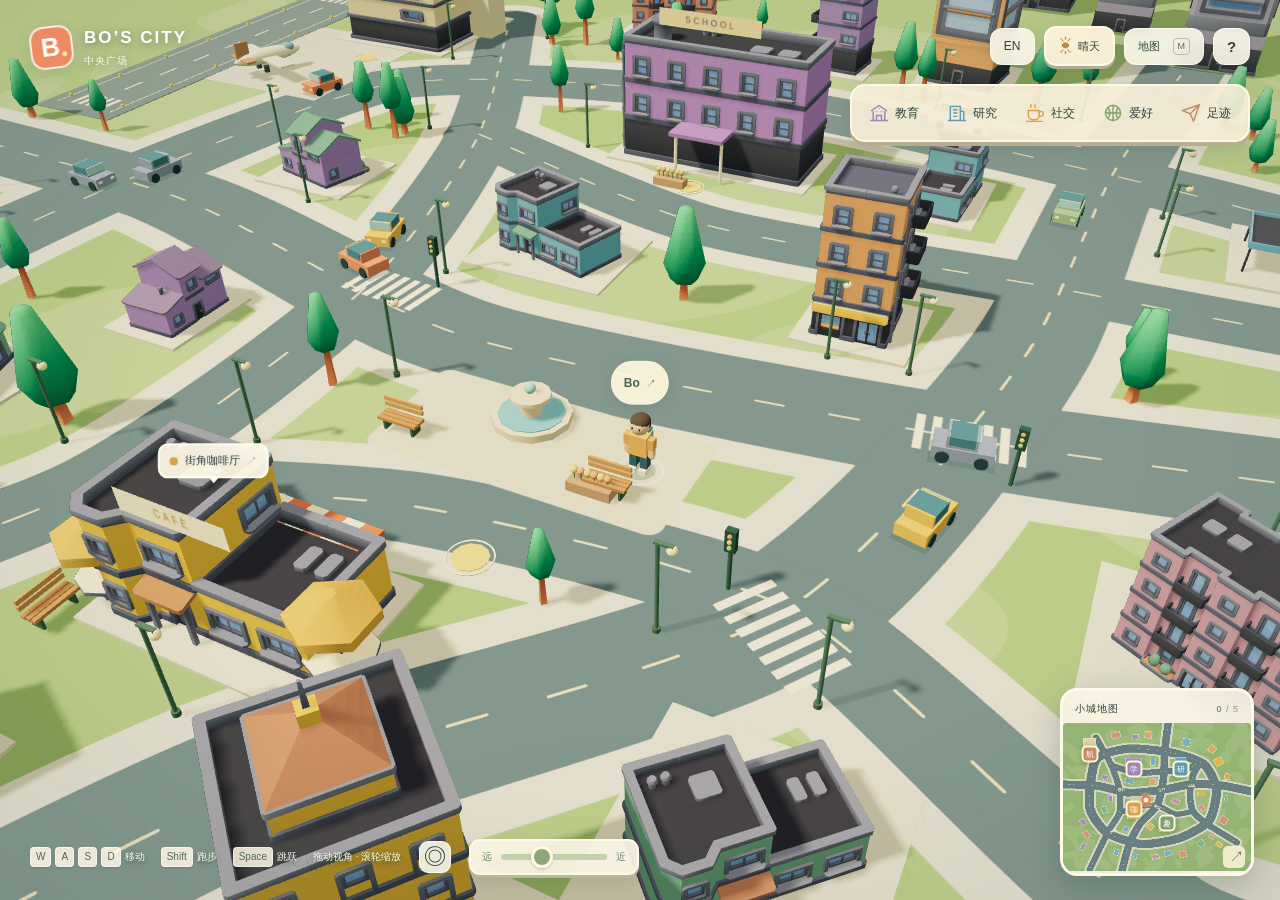
<file: index.html>
<!doctype html>
<html lang="zh-CN">
<head>
<meta charset="utf-8"><meta name="viewport" content="width=device-width,initial-scale=1,viewport-fit=cover"><meta name="theme-color" content="#8fb6b3"><meta name="description" content="走进胡博的 3D 城市，自由漫游，在学校、研究所、咖啡厅和运动场发现他的故事。"><title>Bo’s City · 胡博的城市</title><link rel="icon" href="[data-uri]" type="image/svg+xml"><link rel="stylesheet" href="./city-assets/style.c4016081dfd3.css">
<link rel="preload" href="./city-assets/models.c070656b8720.pack" as="fetch" crossorigin="anonymous"><script>window.__CITY_PACK_URL="./city-assets/models.c070656b8720.pack";window.__CITY_AIRPORT_URL="./city-assets/airport.ddfe218fdd6a.html";</script>
<!-- Three.js: MIT. Kenney models: CC0. Full notices: city-assets/LICENSES.txt -->
</head>
<body>
<div id="app">
<main id="world" aria-label="自由探索胡博的 3D 城市">
<canvas id="scene" tabindex="0" aria-label="3D 城市。WASD 或方向键移动，Shift 跑步，空格跳跃，靠近地点后点击互动按钮，或按 E 互动。"></canvas>
<div class="vignette" aria-hidden="true"></div>
<button id="character-about" class="character-about" aria-label="点击人物，认识胡博" hidden>Bo <span>↗</span></button>
<div id="labels" aria-label="附近地点"></div>
<div id="travel-status" class="travel-status" role="status" aria-live="polite"></div>
<button id="interact" class="interact" hidden><kbd aria-hidden="true">E</kbd><span id="interact-label">进入地点</span><strong class="interact-touch">点击互动</strong><span class="interact-arrow" aria-hidden="true">↗</span></button>
<div id="joystick" aria-label="拖动摇杆移动人物" role="group"><div id="joystick-knob"></div></div>
<button id="mobile-run" class="mobile-run" aria-label="切换跑步" aria-pressed="false">跑</button>
<div class="loading" id="loading"><div class="loading-city"><i></i><i></i><i></i><i></i><i></i></div><strong>下一站，你的好奇心。</strong><span id="loading-text">正在走进 Bo’s City…</span><div class="loader-track"><i id="loading-bar"></i></div></div>
</main>
<header class="game-header"><button id="home" class="brand" aria-label="回到中央广场"><span class="brand-mark">B<span>•</span></span><span>BO’S CITY<small id="location-name">中央广场</small></span></button><div class="game-actions"><button id="language-toggle" data-i18n-skip aria-label="Switch to English" lang="en">EN</button><button id="weather-button" aria-label="小城天气" aria-haspopup="dialog"><span class="weather-icon" aria-hidden="true">☀</span><span class="weather-label">晴天</span></button><button id="map-button" aria-label="打开城市地图">地图 <kbd>M</kbd></button><button id="help-button" aria-label="操作指南">?</button></div></header>
<nav id="quick-nav" aria-label="快速浏览个人内容"></nav>
<div class="game-bottom"><div class="controls-hint"><span><kbd>W</kbd><kbd>A</kbd><kbd>S</kbd><kbd>D</kbd> 移动</span><span><kbd>Shift</kbd> 跑步</span><span><kbd>Space</kbd> 跳跃</span><span>拖动视角 · 滚轮缩放</span></div><button class="camera-reset" id="reset-camera" aria-label="镜头回到人物">◎</button><label class="city-zoom" for="city-zoom"><span>远</span><input id="city-zoom" type="range" min="65" max="165" step="1" value="100" aria-label="城市视角缩放"><span>近</span></label></div>
<div class="minimap-shell" id="minimap-shell"><div class="minimap-heading"><span>小城地图</span><small><b id="explored-count">0</b> / <span id="destination-count">5</span></small></div><div id="minimap" aria-label="城市小地图"><canvas id="map-canvas" width="480" height="400"></canvas><div id="map-pins"></div><span id="player-pin"></span></div><button class="map-expand" id="expand-map" aria-label="展开地图">↗</button></div>
<aside id="map-menu" hidden aria-label="城市目的地"><div class="map-menu-top"><span>直接查看 · 或走过去</span><button id="close-map" aria-label="关闭地图">×</button></div><nav id="places" aria-label="目的地"></nav><button id="about-button" class="map-about">关于胡博 <span>↗</span></button></aside>
</div>
<dialog id="details" aria-labelledby="panel-title"><div class="panel-top"><span id="panel-eyebrow"></span><button id="close-panel" aria-label="关闭详情">×</button></div><nav id="panel-nav" aria-label="切换个人内容" hidden></nav><div id="panel-content"></div><div class="panel-footer"><button id="credits-button">小城手记</button><button id="back-to-town">回到小城 <span aria-hidden="true">↗</span></button></div></dialog>
<dialog id="airport-dialog" aria-label="远行机场 · 人生足迹"><button id="close-airport" aria-label="关闭地图，回到小城">回到小城 ↗</button><div id="airport-mount"></div></dialog>
<noscript><div class="no-js">请开启 JavaScript 来探索城市，或访问 <a href="https://stackerbo.github.io/classic.html">胡博的文字主页</a>。</div></noscript>
<script type="module" src="./city-assets/runtime.60d978e9518b.js"></script>
</body></html>
</file>
<file: city-assets/style.c4016081dfd3.css>
:root{--paper:#f6f4ec;--ink:#2e423c;--muted:#7d8980;--accent:#ed775c;--line:#e0e3d7;font-family:Arial,"PingFang SC","Microsoft YaHei",sans-serif;color:var(--ink);background:#a5c6c3;font-synthesis:none}
*{box-sizing:border-box}[hidden]{display:none!important}body{margin:0;overflow:hidden}button,a{-webkit-tap-highlight-color:transparent}button{font:inherit;cursor:pointer;color:inherit;border:0;background:none;touch-action:manipulation}a{color:inherit}button:focus-visible,a:focus-visible{outline:3px solid #ffd48a;outline-offset:4px}button:hover{filter:brightness(1.07)}svg{display:block}#app{height:100dvh;position:relative;overflow:hidden}#world{position:absolute;inset:0}#scene{width:100%;height:100%;display:block;outline:none;touch-action:none;cursor:grab}#scene:active{cursor:grabbing}.vignette{position:absolute;inset:0;background:radial-gradient(ellipse at center,transparent 55%,#24423b18 100%);pointer-events:none}.game-header{position:absolute;top:26px;left:30px;right:30px;display:flex;justify-content:space-between;align-items:flex-start;pointer-events:none;z-index:5}.game-header>*{pointer-events:auto}.brand{display:flex;align-items:center;gap:11px;color:white;text-shadow:0 2px 8px #233d4480;text-align:left;letter-spacing:2px;font-size:17px;font-weight:800;padding:0}.brand-mark{height:43px;width:43px;display:grid;place-content:center;font-size:26px;font-weight:900;background:#ec8b61;border:2px solid #ffffffd0;border-radius:14px;box-shadow:0 5px 15px #36574a25;text-shadow:none;transform:rotate(-7deg);position:relative}.brand-mark>span{position:absolute;font-size:18px;right:2px;bottom:1px;color:#ffe1aa}.brand small{display:block;font-size:10px;letter-spacing:1px;font-weight:400;margin-top:6px;color:#f6fff0}.game-actions{display:flex;align-items:center;gap:9px}.game-actions button,.camera-reset{display:flex;align-items:center;justify-content:center;gap:13px;background:#faf8e9e8;border:1px solid #ffffffbc;box-shadow:0 5px 16px #2e4a4b22;border-radius:12px;font-size:11px;height:37px;padding:0 13px;backdrop-filter:blur(8px)}.game-actions button:last-child{width:37px;font-weight:bold;font-size:15px;padding:0}.sun-icon{color:#fff0b5;font-size:27px;text-shadow:0 0 15px #ffc46a80;margin-right:8px}kbd{display:inline-block;border:1px solid #ffffff88;min-width:19px;text-align:center;padding:4px 5px;border-radius:4px;font:10px Arial;line-height:1;background:#fff8e6d9;color:#526954;text-shadow:none}.game-actions kbd{font-size:9px;border-color:#b6bfaa;padding:3px 4px;min-width:17px;background:none}.game-bottom{position:absolute;left:30px;bottom:25px;display:flex;gap:18px;align-items:center;pointer-events:none}.game-bottom>*{pointer-events:auto}.controls-hint{display:flex;gap:16px;align-items:center;color:#fffdf0;text-shadow:0 2px 5px #244539c0;font-size:10px}.controls-hint>span{display:flex;align-items:center;gap:4px}.controls-hint kbd{box-shadow:0 1px 2px #0002}.camera-reset{height:32px;width:32px;font-size:22px;padding:0;border-radius:9px}.minimap-shell{position:absolute;bottom:24px;right:26px;width:194px;height:188px;background:#faf5e6ec;border:3px solid #fff9e9;border-radius:17px;box-shadow:0 10px 30px #24473440;overflow:hidden;z-index:4;backdrop-filter:blur(8px)}.minimap-heading{display:flex;justify-content:space-between;align-items:center;padding:11px 12px 7px;font-size:10px;letter-spacing:1px}.minimap-heading small{font-size:9px;color:#8b9c82;letter-spacing:1px}.minimap-heading b{color:#52775c;font-weight:500}#minimap{position:relative;width:100%;height:148px;overflow:hidden;background:#a3bc82;border-radius:4px}#map-canvas{width:100%;height:100%;display:block;opacity:.92}.map-pin{position:absolute;left:0;top:0;width:17px;height:17px;padding:0;border:2px solid #fff7da;background:var(--color);color:white;border-radius:5px;box-shadow:0 1px 5px #29442c50;transform:translate(-50%,-50%);font-size:8px;font-weight:bold}.map-pin:hover{scale:1.3}.map-pin.visited:after{content:"";position:absolute;right:-4px;top:-4px;width:5px;height:5px;background:#fbe8a6;border:1px solid #749f6e;border-radius:50%}#player-pin{position:absolute;width:9px;height:9px;border-radius:50%;background:#fff8e7;border:2px solid #e5754d;box-shadow:0 0 0 3px #f1ad6670;transform:translate(-50%,-50%);pointer-events:none}.map-expand{position:absolute;right:6px;bottom:5px;font-size:15px;color:#54745b;background:#fff4d9d9;height:22px;width:22px;border-radius:5px}#map-menu{position:absolute;bottom:225px;right:26px;width:260px;padding:13px;background:#fff9eaeF;border:2px solid #fffaed;border-radius:16px;z-index:6;box-shadow:0 9px 30px #35543b30;backdrop-filter:blur(12px)}.map-menu-top{display:flex;align-items:center;justify-content:space-between;font-size:12px;padding:0 3px 10px}.map-menu-top button{font-size:24px;line-height:1}.place-button{display:flex;width:100%;gap:12px;align-items:center;text-align:left;padding:11px 8px;border-radius:9px}.place-button:hover,.place-button.active{background:#e8eedc}.place-icon{display:grid;place-items:center;width:34px;height:34px;border-radius:9px;background:var(--tint);color:var(--color)}.place-icon svg{width:23px;height:23px;stroke:currentColor;fill:none;stroke-width:1.6;stroke-linecap:round;stroke-linejoin:round}.place-button strong{font-size:12px;display:block;font-weight:500}.place-button small{display:block;font-size:9px;color:#92a086;margin-top:4px}.map-about{margin-top:9px;border-top:1px solid #dce3cc;padding:13px 8px 2px;font-size:11px;display:flex;justify-content:space-between;width:100%}.map-label{position:absolute;left:0;top:0;transform:translate(-50%,-100%);display:flex;align-items:center;gap:7px;background:#fff9e8ee;padding:8px 10px;border:2px solid #fffdf1;border-radius:10px;box-shadow:0 4px 14px #264b3d25;white-space:nowrap;font-size:11px;will-change:transform}.map-label:after{content:"";position:absolute;bottom:-7px;left:50%;border-width:6px 5px 0;border-style:solid;border-color:#fff9e8 transparent transparent;transform:translateX(-50%)}.label-dot{width:8px;height:8px;border-radius:3px;background:var(--color)}.label-arrow{font-size:10px;color:#98a28c}.travel-status{position:absolute;top:27px;left:50%;transform:translateX(-50%);border-radius:10px;background:#2e4c3fd9;border:1px solid #ffffff30;backdrop-filter:blur(8px);color:#fff8e1;padding:11px 17px;font-size:11px;letter-spacing:.4px;opacity:0;transition:opacity .25s;pointer-events:none;z-index:4}.travel-status.visible{opacity:1}.interact{position:absolute;bottom:75px;left:50%;transform:translateX(-50%);display:flex;align-items:center;gap:11px;background:#fff4ddeb;border:2px solid #fffaf1;box-shadow:0 6px 25px #29463440;padding:13px 18px;border-radius:13px;font-size:13px;z-index:5}.interact kbd{background:#46644b;color:#fff5d8;font-size:13px;padding:7px 9px;border:0;border-radius:6px}.interact>span:last-child{margin-left:8px}.interact-touch{display:none}.loading{position:absolute;inset:0;display:flex;justify-content:center;align-items:center;flex-direction:column;background:#dce7ce;z-index:10;gap:18px;transition:opacity .6s}.loading.ready{opacity:0;pointer-events:none}.loading strong{font-size:21px;letter-spacing:2px;font-weight:500}.loading>span{font-size:11px;color:#7d9179}.loading-city{display:flex;gap:5px;align-items:flex-end;height:75px;margin-bottom:10px}.loading-city i{width:25px;height:42px;background:#82aab1;border:3px solid #e2edde;border-radius:4px 4px 0 0;animation:float 1.4s ease-in-out infinite}.loading-city i:nth-child(2){height:60px;background:#b295bd;animation-delay:.2s}.loading-city i:nth-child(3){height:74px;background:#88acbd;animation-delay:.4s}.loading-city i:nth-child(4){height:45px;background:#e1b86e;animation-delay:.6s}.loading-city i:nth-child(5){height:56px;background:#d99878;animation-delay:.8s}.loader-track{height:3px;width:180px;background:#c3d1b8;border-radius:4px;overflow:hidden;margin-top:10px}.loader-track i{display:block;height:100%;background:#df9b6b;width:5%;transition:width .3s}@keyframes float{50%{transform:translateY(-6px)}}#joystick,.mobile-run{display:none}.fallback-link{padding:12px;border-radius:7px;background:#edf2e0;font-size:12px;text-decoration:none}
dialog{position:fixed;inset:18px 18px 18px auto;width:460px;max-width:calc(100vw - 36px);height:calc(100dvh - 36px);max-height:none;margin:0;border:1px solid #e6e6da;border-radius:20px;padding:0;background:#fffdf6;color:var(--ink);box-shadow:-18px 0 80px #213e3425;overflow:hidden;flex-direction:column;opacity:0;transform:translateX(35px);transition:opacity .25s,transform .35s}dialog[open]{display:flex}dialog.visible{opacity:1;transform:translateX(0)}dialog::backdrop{background:#233f3225;backdrop-filter:blur(2px)}.panel-top{display:flex;align-items:center;justify-content:space-between;padding:24px 28px 14px;border-bottom:1px solid #efeee3;flex-shrink:0}.panel-top>span{font-size:9px;letter-spacing:2px;color:#95a18a}.panel-top button{height:30px;width:30px;background:#f1f2e8;border-radius:50%;font-size:23px;line-height:1}#panel-content{padding:30px 30px 22px;overflow:auto;overscroll-behavior:contain;flex:1}#panel-content h2{font-size:30px;letter-spacing:-.5px;margin:0 0 9px}#panel-content .subtitle{color:#9ba38f;letter-spacing:2px;font-size:10px;margin-bottom:23px}#panel-content .lead{font-size:13px;line-height:1.95;color:#7c887a;margin-bottom:28px}#panel-content h3{font-size:15px;margin:30px 0 16px}#panel-content h4{font-size:13px;margin:6px 0 10px;line-height:1.65}#panel-content p{font-size:12px;line-height:1.9;color:#748270}#panel-content .date{font-size:10px;color:#bb8a5d;letter-spacing:.7px}.entry{border-left:2px solid #e1e5d6;padding:0 0 25px 19px;position:relative}.entry:before{content:"";position:absolute;width:8px;height:8px;border-radius:50%;background:#9eb28c;left:-5px;top:1px;box-shadow:0 0 0 4px #fffdf6}.entry:last-child{padding-bottom:0}.entry .degree{font-size:12px;margin:8px 0;color:#657760}.entry .entry-note{font-size:11px;margin-top:8px}.award{padding:11px 0;border-bottom:1px solid #efeee3;display:flex;gap:16px;font-size:11px;line-height:1.7}.award span{color:#a5ac97;font-size:10px;min-width:35px}.publication{padding:18px 0;border-bottom:1px solid #e7eadd}.publication:first-of-type{padding-top:0}.publication a{font-size:13px;line-height:1.65;text-decoration:none;font-weight:600;display:block}.publication a:hover{text-decoration:underline;text-underline-offset:4px}.publication small{font-size:9px;color:#9ba58f;display:block;margin-top:9px}.publication p{margin-bottom:0;font-size:11px!important}.pills{display:flex;gap:6px;flex-wrap:wrap}.pills span{font-size:10px;padding:6px 9px;background:#eef1e5;border-radius:5px;color:#788c6d}.social-link{display:flex;align-items:center;justify-content:space-between;padding:18px 0;border-bottom:1px solid #e5e9dc;text-decoration:none;gap:16px}.social-link>span:first-child{display:grid;place-items:center;width:38px;height:38px;border:1px solid #dce3d1;border-radius:11px;font-size:13px;color:#708864}.social-link>div{flex:1}.social-link strong{font-size:13px;display:block}.social-link small{font-size:10px;display:block;color:#97a08e;margin-top:6px;overflow-wrap:anywhere}.social-link:hover strong{color:#e67c5d}.copy-email{margin-top:22px;padding:12px 15px;border:1px solid #dce3d1;border-radius:8px;font-size:11px;width:100%;display:flex;justify-content:space-between}.hobby{padding:19px 0;border-bottom:1px solid #e5e9dc}.hobby-icon{font-size:30px;color:#df9876;float:right;margin:0 0 10px 15px}.hobby h3{margin:0!important}.panel-footer{padding:18px 28px;display:flex;align-items:center;justify-content:space-between;border-top:1px solid #e7e9dc;flex-shrink:0;background:#f6f7ee}.panel-footer>span{font-size:9px;color:#9aa38d}.panel-footer button{font-size:11px}.panel-footer button span{margin-left:12px}.panel-links{font-size:11px;line-height:2.3}.panel-links a{text-underline-offset:4px}.help-row{display:flex;justify-content:space-between;padding:14px 0;border-bottom:1px solid #e5e9dc;font-size:12px}.help-row span:last-child{color:#8c9b81;font-size:11px}.no-js{position:fixed;inset:0;background:var(--paper);z-index:99;display:grid;place-content:center;padding:30px;line-height:2}#joystick{display:none}.fallback-link{padding:12px;background:#e3eadb;border-radius:7px;text-decoration:none;font-size:12px}

.panel-footer>button:first-child{font-size:9px;color:#95a18a}dialog::backdrop{background:#233f321a;backdrop-filter:blur(1px)}
@media(max-width:800px),(pointer:coarse){.game-header{top:18px;left:18px;right:18px}.brand{font-size:13px;letter-spacing:1px;gap:8px}.brand-mark{width:35px;height:35px;border-radius:11px;font-size:22px}.brand small{font-size:9px;margin-top:5px}.game-actions{gap:7px}.game-actions button{height:33px;font-size:10px;padding:0 10px}.game-actions button:last-child{height:33px;width:33px}.sun-icon{display:none}.game-actions kbd{display:none}.game-bottom{left:20px;bottom:20px}.controls-hint{display:none}.camera-reset{width:30px;height:30px}.minimap-shell{width:139px;height:139px;right:16px;bottom:18px;border-width:2px;border-radius:12px}.minimap-heading{padding:7px 8px 5px;font-size:9px}#minimap{height:108px}.map-pin{height:15px;width:15px;font-size:7px}.map-expand{height:20px;width:20px}.travel-status{top:76px;max-width:90%;font-size:10px;padding:9px 12px;white-space:nowrap}.map-label{font-size:9px;padding:6px 8px;border-radius:8px;gap:5px}.label-dot{width:6px;height:6px}.label-arrow{display:none}#joystick{display:block;position:absolute;bottom:70px;left:24px;width:104px;height:104px;border-radius:50%;border:2px solid #fff6de80;background:#49684d30;box-shadow:inset 0 0 20px #fff3da15;backdrop-filter:blur(2px);touch-action:none;z-index:4}#joystick-knob{position:absolute;top:32px;left:32px;width:36px;height:36px;border:2px solid #fff8e6c0;border-radius:50%;background:#fff3d794;box-shadow:0 3px 10px #34553c30;pointer-events:none}.mobile-run{display:block;position:absolute;bottom:189px;left:56px;height:36px;width:36px;border-radius:50%;background:#fff2d3a0;border:1px solid #fff8dcad;font-size:12px;z-index:4}.mobile-run[aria-pressed=true]{background:#eeb274;color:white}.interact{bottom:calc(240px + env(safe-area-inset-bottom));left:50%;right:auto;transform:translateX(-50%);width:max-content;max-width:calc(100% - 32px);min-height:52px;font-size:12px;padding:11px 14px;border-radius:13px;gap:12px}.interact-touch{display:block;flex-shrink:0;background:#46644b;color:#fff5d8;font-size:12px;font-weight:600;padding:9px 12px;border-radius:8px}.interact-arrow{display:none}.interact kbd{display:none}.interact>span:last-child{margin-left:0}#map-menu{bottom:171px;right:16px;width:233px}dialog{inset:auto 0 0;width:100%;max-width:none;height:78dvh;border-radius:22px 22px 0 0;transform:translateY(30px)}dialog.visible{transform:translateY(0)}.panel-top{padding:17px 23px 13px}#panel-content{padding:23px}#panel-content h2{font-size:27px}.panel-footer{padding:17px 23px}.loading strong{font-size:18px}}
@media(max-height:500px) and (max-width:800px),(max-height:500px) and (pointer:coarse){.interact{bottom:calc(16px + env(safe-area-inset-bottom));max-width:44vw;font-size:11px;gap:8px;padding:8px 10px}.interact-touch{padding:8px}}
@media(prefers-reduced-motion:reduce){*,*:before,*:after{animation:none!important;transition:none!important}}

/* Landmark cards: the same warm, tactile palette as the playable city. */
dialog{--district:#87a38b;--district-soft:#e3ebd6;--district-edge:#c2cfae;--district-deep:#496d56;inset:32px 28px 32px auto;width:480px;max-width:calc(100vw - 48px);height:calc(100dvh - 64px);max-height:820px;border:4px solid #fff8e4;border-radius:25px;outline:1px solid var(--district-edge);background:#f6edd8;box-shadow:0 7px 0 #baa783,0 20px 55px #29493640;transform:translateX(24px);transition:opacity .22s,transform .28s cubic-bezier(.2,.8,.2,1);font-family:"Trebuchet MS","PingFang SC","Microsoft YaHei",sans-serif}
dialog[data-district=school]{--district:#a18ab8;--district-soft:#e9dfee;--district-edge:#cfc0d6;--district-deep:#6d577f}
dialog[data-district=lab]{--district:#79aebe;--district-soft:#dcebee;--district-edge:#b5ced0;--district-deep:#3e7181}
dialog[data-district=cafe]{--district:#d6ae62;--district-soft:#f2e3bf;--district-edge:#ddc79a;--district-deep:#87672e}
dialog[data-district=park]{--district:#8eab75;--district-soft:#e2ebcf;--district-edge:#c0cea9;--district-deep:#53713f}
dialog.visible{transform:translateX(0)}dialog::backdrop{background:#2c493720;backdrop-filter:none}
.panel-top{padding:11px 16px 10px;border-bottom:2px solid var(--district-edge);background:var(--district-soft);gap:16px}.panel-top>span{display:flex;align-items:center;gap:8px;color:var(--district-deep);font-size:10px;font-weight:700;letter-spacing:1.6px}.panel-top>span:before{content:"✦";font-size:17px;color:var(--district-deep)}.panel-top button{width:40px;height:38px;flex-shrink:0;border:2px solid #fff9e9;border-radius:11px;background:#fff4da;box-shadow:0 3px 0 var(--district-edge);color:var(--district-deep);font-size:26px}.panel-top button:active,.panel-footer button:active{transform:translateY(2px);box-shadow:none}
#panel-content{padding:12px 22px 23px;scrollbar-width:thin;scrollbar-color:var(--district) transparent}.panel-hero{display:flex;align-items:center;gap:16px;padding:2px 0 0}.panel-art{position:relative;width:112px;height:104px;flex-shrink:0}.panel-art:before{content:"";position:absolute;inset:10px 4px 1px;border-radius:50%;background:var(--district-soft)}.panel-art svg{position:relative;width:100%;height:100%}.panel-heading{min-width:0}.panel-kicker{display:inline-block;font-size:10px;font-weight:700;letter-spacing:1px;color:var(--district-deep);margin-bottom:7px}#panel-content h2{font-size:28px;line-height:1.2;letter-spacing:.2px;margin:0 0 8px;color:#384e43;font-weight:800}#panel-content .subtitle{font-size:9px;font-weight:700;letter-spacing:2px;color:var(--district-deep);margin:0}#panel-content .lead{font-size:12px;line-height:1.85;color:#6c745d;background:#fff6e0;border:1px dashed #d7c7a5;border-radius:13px;margin:15px 0 20px;padding:12px 14px}
#panel-content h3{display:flex;align-items:center;gap:8px;font-size:14px;color:#465640;margin:24px 0 13px}#panel-content h3:before{content:"";display:block;width:7px;height:15px;flex-shrink:0;background:var(--district);border-radius:3px}#panel-content h4{font-size:15px;line-height:1.55;margin:10px 0 6px;color:#3e5147}#panel-content p{font-size:12px;line-height:1.9;color:#68755e;margin:8px 0 0}#panel-content .date{display:inline-block;color:var(--district-deep);background:var(--district-soft);border-radius:6px;padding:4px 7px;font-size:10px;font-weight:700;letter-spacing:.4px}
.entry{border:2px solid #e2d5b7;border-left:5px solid var(--district);border-radius:12px;padding:14px 15px;margin-bottom:13px;background:#fff9e9;box-shadow:0 3px 0 #e8dcc0}.entry:before{display:none}.entry:last-child{padding-bottom:14px}.entry .degree{font-size:12px;font-weight:600;color:#5e725b;line-height:1.7;margin:4px 0}.entry .entry-note{font-size:11px;line-height:1.8;color:#7e8066;margin-top:9px}.pills{gap:6px;margin-top:12px}.pills span{background:var(--district-soft);color:var(--district-deep);border:1px solid var(--district-edge);border-radius:7px;padding:5px 8px;font-size:10px}.award{align-items:flex-start;padding:11px 12px;border:1px solid #e5d9bd;border-radius:9px;background:#fff7e4;margin-bottom:7px;gap:12px;font-size:11px;color:#617056;line-height:1.8}.award span{color:var(--district-deep);font-weight:700;background:var(--district-soft);border-radius:5px;padding:2px 5px;font-size:10px;min-width:40px;text-align:center}
.publication{border:2px solid #dfd3b6;border-radius:12px;padding:15px!important;margin-bottom:12px;background:#fff9e8;box-shadow:0 3px 0 #e7dbbe}.publication a{font-size:13px;line-height:1.65;color:var(--district-deep)}.publication small{font-size:10px;color:#81866d;line-height:1.7;margin-top:8px}.publication p{font-size:11px!important}.social-link{padding:12px;border:2px solid var(--district-edge);border-radius:13px;background:#fff8e5;box-shadow:0 3px 0 #e5d5b3;margin-bottom:11px;gap:12px;min-height:67px;transition:transform .15s,background .15s}.social-link:hover{background:#fffcef;transform:translateY(-2px)}.social-link>span:first-child{width:38px;height:38px;background:var(--district-soft);border:1px solid var(--district-edge);border-radius:10px;color:var(--district-deep);font-size:17px;font-weight:700;flex-shrink:0}.social-link>span:last-child{color:var(--district-deep);font-size:18px}.social-link strong{font-size:13px;color:#4d6047}.social-link small{font-size:11px;color:#87916d;margin-top:5px}.social-link:hover strong{color:var(--district-deep)}.copy-email{background:var(--district-soft);border:2px dashed var(--district-edge);color:var(--district-deep);font-size:12px;font-weight:600;min-height:44px;border-radius:10px;margin-top:16px}
.hobby{background:#fff8e5;border:2px solid #e1d5b6;border-radius:13px;padding:16px;margin-bottom:13px;box-shadow:0 3px 0 #e5d8b9;overflow:auto}.hobby h3{padding:2px 0 9px}.hobby-icon{height:48px;width:48px;display:grid;place-items:center;background:var(--district-soft);color:var(--district-deep);border:2px solid var(--district-edge);border-radius:13px;font-size:26px;margin:0 0 12px 12px}.hobby .date{font-size:9px!important}.help-row{gap:14px;border-bottom:1px dashed #d9cfb3;padding:13px 2px;font-size:12px;line-height:1.6}.help-row span:first-child{flex-shrink:0;font-weight:600}.help-row span:last-child{text-align:right;color:#7b886d}.panel-links{line-height:2.4;color:var(--district-deep)}
.panel-footer{background:var(--district-soft);padding:13px 18px;border-top:2px solid var(--district-edge);gap:14px}.panel-footer button{border-radius:10px;border:2px solid #fff7e0;box-shadow:0 3px 0 var(--district-edge);height:40px;padding:0 14px;font-size:12px;font-weight:700;background:#fff4d9;color:var(--district-deep)}.panel-footer>button:first-child{font-size:11px;color:var(--district-deep)}.panel-footer #back-to-town{background:var(--district-deep);color:#fff8df;border-color:var(--district-deep);box-shadow:0 3px 0 #42523e40}.panel-footer button span{margin-left:16px}
@media(max-width:800px),(pointer:coarse){dialog{inset:auto 12px calc(12px + env(safe-area-inset-bottom));width:calc(100% - 24px);max-width:520px;height:82dvh;max-height:calc(100dvh - 36px);border-width:3px;border-radius:23px;transform:translateY(24px)}dialog.visible{transform:translateY(0)}.panel-top{padding:9px 12px}.panel-top button{width:44px;height:42px}.panel-top>span{font-size:9px;letter-spacing:1.3px}#panel-content{padding:10px 16px 20px}.panel-hero{gap:12px}.panel-art{width:86px;height:88px}#panel-content h2{font-size:24px;letter-spacing:0}.panel-kicker{font-size:10px;margin-bottom:6px}#panel-content .subtitle{font-size:8px;letter-spacing:1.4px}#panel-content .lead{margin:12px 0 17px;font-size:12px}.entry{padding:13px 12px}.panel-footer{padding:12px 14px}.panel-footer button{height:44px;padding:0 12px}.social-link{min-height:66px}.publication a{overflow-wrap:anywhere}}
@media(prefers-reduced-motion:reduce){dialog,.social-link{transition:none}}

/* A small weather station, made from the same paper-and-wood game UI. */
.city-zoom{display:flex;align-items:center;gap:9px;width:170px;min-height:36px;padding:0 11px;background:#faf5e6ed;border:2px solid #fff9e9;border-radius:11px;box-shadow:0 3px 0 #b9b799,0 5px 16px #2e4a4b22;font-size:10px;color:#71846b;cursor:pointer}.city-zoom input{appearance:none;-webkit-appearance:none;min-width:0;flex:1;height:30px;margin:0;background:transparent;cursor:ew-resize;touch-action:none}.city-zoom input::-webkit-slider-runnable-track{height:6px;border-radius:5px;background:#c3d0ad}.city-zoom input::-moz-range-track{height:6px;border-radius:5px;background:#c3d0ad}.city-zoom input::-webkit-slider-thumb{appearance:none;-webkit-appearance:none;width:22px;height:22px;margin-top:-8px;border:3px solid #fff9e8;border-radius:50%;background:#8da67a;box-shadow:0 2px 3px #687b4d40}.city-zoom input::-moz-range-thumb{width:16px;height:16px;border:3px solid #fff9e8;border-radius:50%;background:#8da67a;box-shadow:0 2px 3px #687b4d40}.city-zoom input:focus-visible{outline:2px solid #e7b96e;outline-offset:2px;border-radius:5px}
@media(max-width:800px),(pointer:coarse){.game-bottom{gap:8px}.city-zoom{width:clamp(82px,calc(100vw - 218px),150px);gap:6px;padding:0 8px;min-height:40px;font-size:9px}.city-zoom input{height:36px}}
#quick-nav{position:absolute;right:30px;top:84px;z-index:5;display:flex;gap:6px;padding:6px;border:2px solid #fff8e6;border-radius:15px;background:#f6edd8ee;box-shadow:0 4px 0 #b8ad8d,0 8px 20px #29493620}
#quick-nav button,#panel-nav button{display:flex;align-items:center;justify-content:center;gap:6px;min-height:42px;min-width:68px;padding:0 10px;border:1px solid transparent;border-radius:9px;font-size:12px;font-weight:700}
#quick-nav svg,#panel-nav svg{width:20px;height:20px;stroke:var(--color);fill:none;stroke-width:1.7;stroke-linecap:round;stroke-linejoin:round}
#quick-nav button:hover,#panel-nav button:hover,#quick-nav button[aria-pressed=true],#panel-nav button[aria-pressed=true]{background:var(--tint);border-color:var(--color)}
#panel-nav{display:flex;flex-shrink:0;gap:4px;padding:8px 16px;border-bottom:1px solid var(--district-edge);background:#fff5df}
#panel-nav button{flex:1;min-width:0;padding:0 5px}
body:has(#details[open]) #quick-nav{visibility:hidden}
body:has(#airport-dialog[open]) #quick-nav{visibility:hidden}
#airport-dialog{inset:18px;width:calc(100vw - 36px);height:calc(100dvh - 36px);max-width:none;max-height:none;background:#f1ead7;border:3px solid #fff6e2;border-radius:24px;opacity:1;transform:none;box-shadow:0 7px 0 #b9a985,0 20px 60px #29493640;transition:none;outline:1px solid #c7c7ad}
#airport-dialog::backdrop{background:#2d4e4555}#airport-mount{width:100%;height:100%;min-height:0}#airport-frame{display:block;border:0;width:100%;height:100%;background:#f1ead7}#close-airport{position:absolute;right:25px;top:24px;z-index:5;min-height:44px;padding:0 16px;background:#fff5df;border:2px solid #fffaf0;border-radius:12px;box-shadow:0 3px 0 #c5b693;font-size:12px;font-weight:700;color:#71816a}
@media(max-width:800px),(pointer:coarse){#quick-nav button{gap:4px}#panel-nav{gap:2px;padding-left:8px;padding-right:8px}#panel-nav button{gap:4px;padding:0 2px}#panel-nav svg{width:17px;height:17px}#airport-dialog{inset:8px;width:calc(100vw - 16px);height:calc(100dvh - 16px);max-width:none;max-height:none;border-radius:20px}#close-airport{top:15px;right:14px;font-size:10px;min-height:40px;padding:0 10px}}
.place-row{display:flex;align-items:center;gap:4px}.place-row .place-button{flex:1;min-width:0;gap:8px}.walk-to-place{flex-shrink:0;min-height:44px;padding:0 8px;font-size:10px;color:#788568;border:1px solid #dce3cc;border-radius:8px;background:#f1eedc}.walk-to-place:hover{background:#e5ebd7}
@media(max-width:800px),(pointer:coarse){#quick-nav{top:77px;left:18px;right:18px;padding:4px;gap:4px;border-radius:13px}#quick-nav button{flex:1;min-width:0;min-height:44px;padding:0 4px;font-size:11px}#quick-nav svg{width:18px;height:18px}.travel-status{top:139px}#panel-nav{padding:6px 12px}#panel-nav button{min-height:44px;font-size:11px}.place-row .place-icon{width:29px;height:32px;flex-shrink:0}.place-row .place-button{padding:10px 4px}.walk-to-place{padding:0 6px}}
@media(max-height:500px) and (max-width:800px),(max-height:500px) and (pointer:coarse){#quick-nav{left:auto;width:300px;top:68px}.travel-status{top:18px}}
.game-actions #weather-button{gap:7px;min-height:40px;background:#fff3dceF;border:2px solid #fff9e9;box-shadow:0 3px 0 #b4ad8d,0 5px 16px #2e4a4b22}
.weather-icon{font-size:23px;line-height:1;color:#b88a47}.weather-label{font-size:11px;font-weight:700}.is-preview .weather-icon{color:#688d9d}
dialog[data-district=weather]{--district:#9eb9c1;--district-soft:#e3ebdf;--district-edge:#c1cdb6;--district-deep:#55766b}
.weather-report{border:2px solid #dacba9;border-radius:16px;padding:19px;background:#fff7e2;box-shadow:0 4px 0 #e6d8b8;display:grid;gap:10px}.weather-report>span{font-size:9px;letter-spacing:2px;color:#a08f68;font-weight:700}.weather-report strong{font-size:21px;line-height:1.5;color:#526e5a;overflow-wrap:anywhere}.weather-report small{font-size:10px;color:#8b9379}
.weather-choices{display:grid;grid-template-columns:repeat(5,1fr);gap:8px}.weather-choices button{display:flex;flex-direction:column;align-items:center;justify-content:center;gap:10px;padding:16px 0;border:2px solid #e0d2b2;background:#fff7e4;border-radius:12px;box-shadow:0 3px 0 #e4d8bc;min-height:86px}.weather-choices button>span{font-size:27px;line-height:1;color:#b39564}.weather-choices strong{font-size:11px;font-weight:600}.weather-choices button[aria-pressed=true]{border-color:#89a387;background:#e4ecd4;box-shadow:0 3px 0 #aabb96}.weather-choices button:active{transform:translateY(2px)}
#panel-content .weather-preview-note{font-size:10px;color:#8a927a;margin-top:16px;line-height:1.8}#restore-weather{margin-top:16px;min-height:44px;width:100%;border:2px solid var(--district-edge);border-radius:10px;background:var(--district-soft);font-size:12px;font-weight:700;color:var(--district-deep)}
@media(max-width:800px),(pointer:coarse){.game-actions #weather-button{min-width:44px;min-height:44px;padding:0 8px}.weather-label{display:none}.game-actions #weather-button.is-preview:after{content:"";height:5px;width:5px;background:#78949e;border-radius:50%;position:absolute;top:5px;right:5px}#weather-button{position:relative}.weather-choices{gap:5px}.weather-choices button{min-height:79px;border-radius:10px}.weather-choices button>span{font-size:24px}.weather-report strong{font-size:19px}}

/* The character is also a touch-friendly, keyboard-accessible personal introduction. */
.character-about{position:fixed;top:0;left:0;z-index:6;min-width:44px;min-height:44px;padding:10px 12px;border:1px solid #fff3d7a6;border-radius:22px;background:#fff7dfed;color:#4c6254;font-family:inherit;font-size:12px;font-weight:600;box-shadow:0 3px 12px #304c3520;cursor:pointer;touch-action:manipulation}.character-about span{font-size:10px;margin-left:3px}.character-about:hover{background:#fffcef}.character-about:focus-visible{outline:3px solid #608d85;outline-offset:3px}.character-about[hidden]{display:none}
.profile-photo{margin:0 0 28px;padding:10px 10px 0;background:#fff9eb;border:1px solid #d4cbb499;border-radius:16px;box-shadow:0 8px 24px #5554400d}.profile-photo img{display:block;width:100%;height:auto;max-height:340px;object-fit:contain;border-radius:9px;background:#e4e9da}.profile-photo figcaption{padding:10px 3px;font-size:10px;letter-spacing:.15em;color:#7b816d}
#language-toggle{min-width:44px;font-size:12px;letter-spacing:0}
html[lang="en"] .map-label{font-size:11px}html[lang="en"] .place-button small{font-size:10px}html[lang="en"] .walk-to-place{font-size:10px}html[lang="en"] #quick-nav span{font-size:11px}html[lang="en"] #panel-nav span{font-size:10px}html[lang="en"] .help-row{gap:16px}html[lang="en"] .help-row span:last-child{text-align:right}
@media(max-width:600px){.game-actions{gap:5px}.game-actions button{padding-left:9px;padding-right:9px}html[lang="en"] #quick-nav{gap:4px}html[lang="en"] #quick-nav button{padding-left:9px;padding-right:9px}.profile-photo img{max-height:280px}}
</file>
